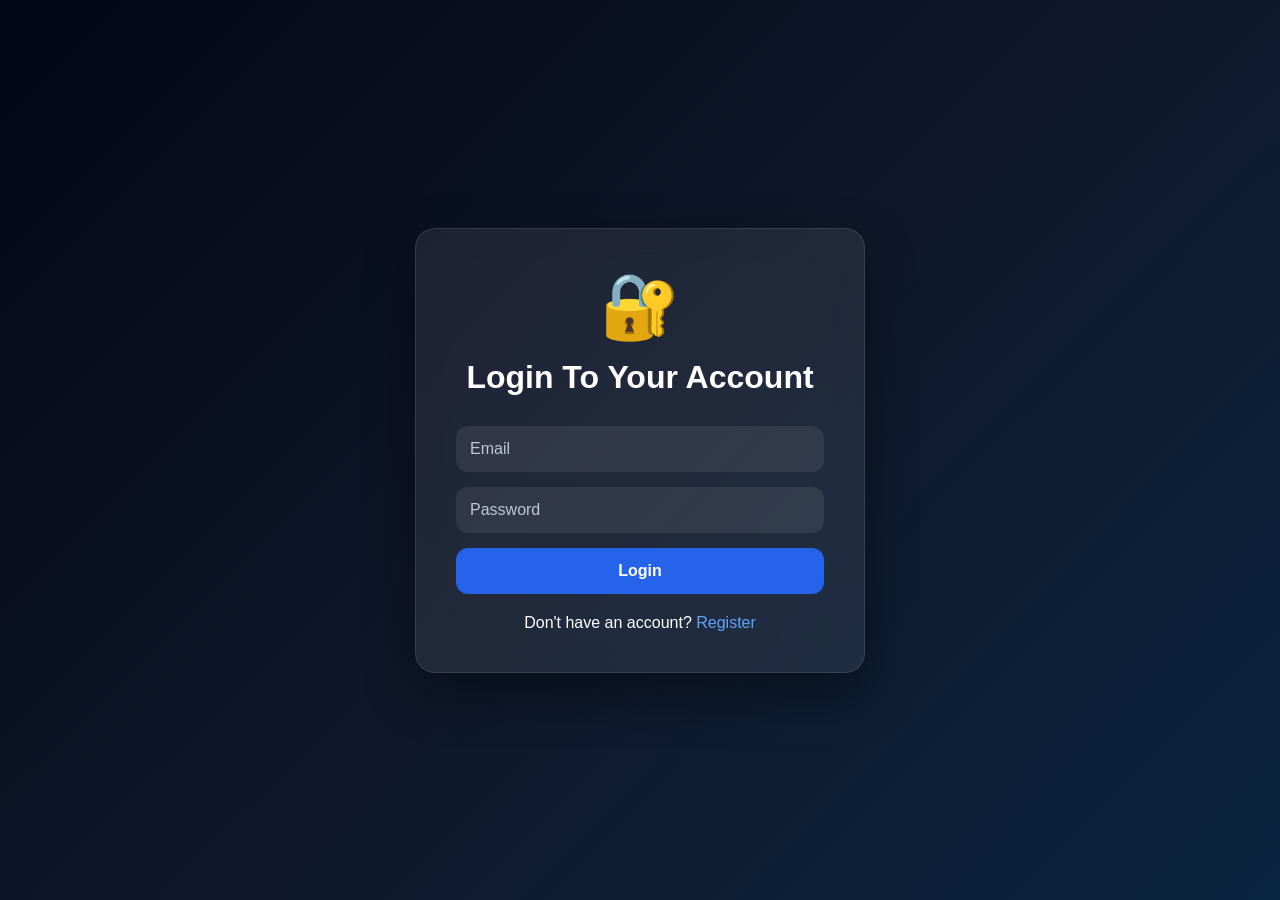
<file: frontend/index.html>
<!DOCTYPE html>
<html lang="en">
<head>
    <meta charset="UTF-8">
    <meta http-equiv="refresh" content="0; url=login.html">
     <link rel="stylesheet" href="css/style.css">
    <title>Authentication System</title>
</head>
<body>

    <h1>Authentication System</h1>

    <a href="login.html">Login</a>
    <a href="register.html">Register</a>

</body>
</html>
</file>
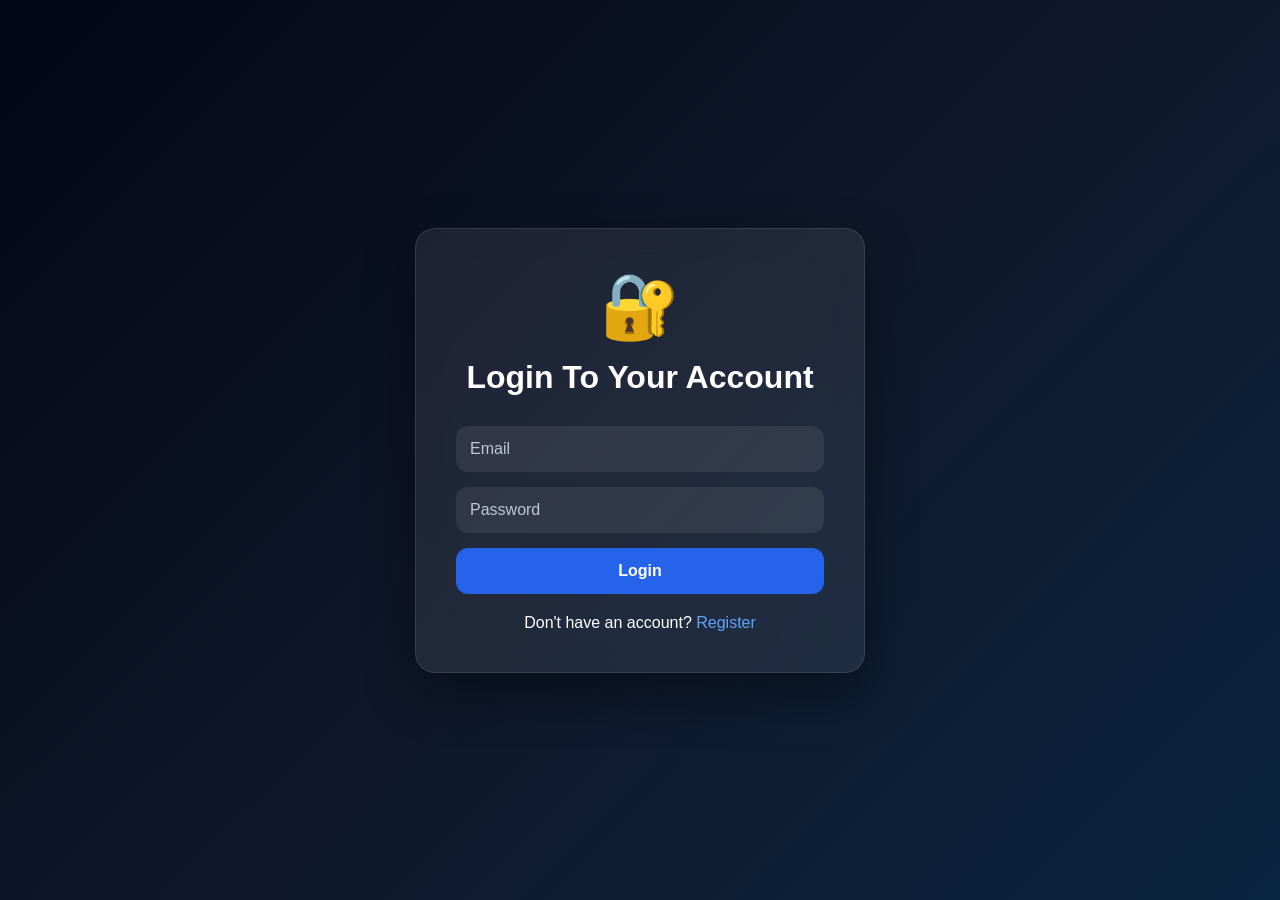
<file: frontend/dashboard.html>
<!DOCTYPE html>
<html lang="en">
<head>
    <meta charset="UTF-8">
    <meta name="viewport" content="width=device-width, initial-scale=1.0">
    <title>Dashboard</title>
    <link rel="stylesheet" href="css/style.css">
</head>
<body>

<div class="dashboard-container">

    <div class="dashboard-card">

        <div class="top-bar">

            <h1 id="welcomeText">
                Welcome User
            </h1>

            <button id="logoutBtn">
                Logout
            </button>

        </div>

        <div class="info-card">

            <h2>Authentication Successful ✅</h2>

            <p>
                You are logged in using JWT Authentication.
            </p>

        </div>

    </div>

</div>

<script src="js/dashboard.js"></script>

</body>
</html>
</file>
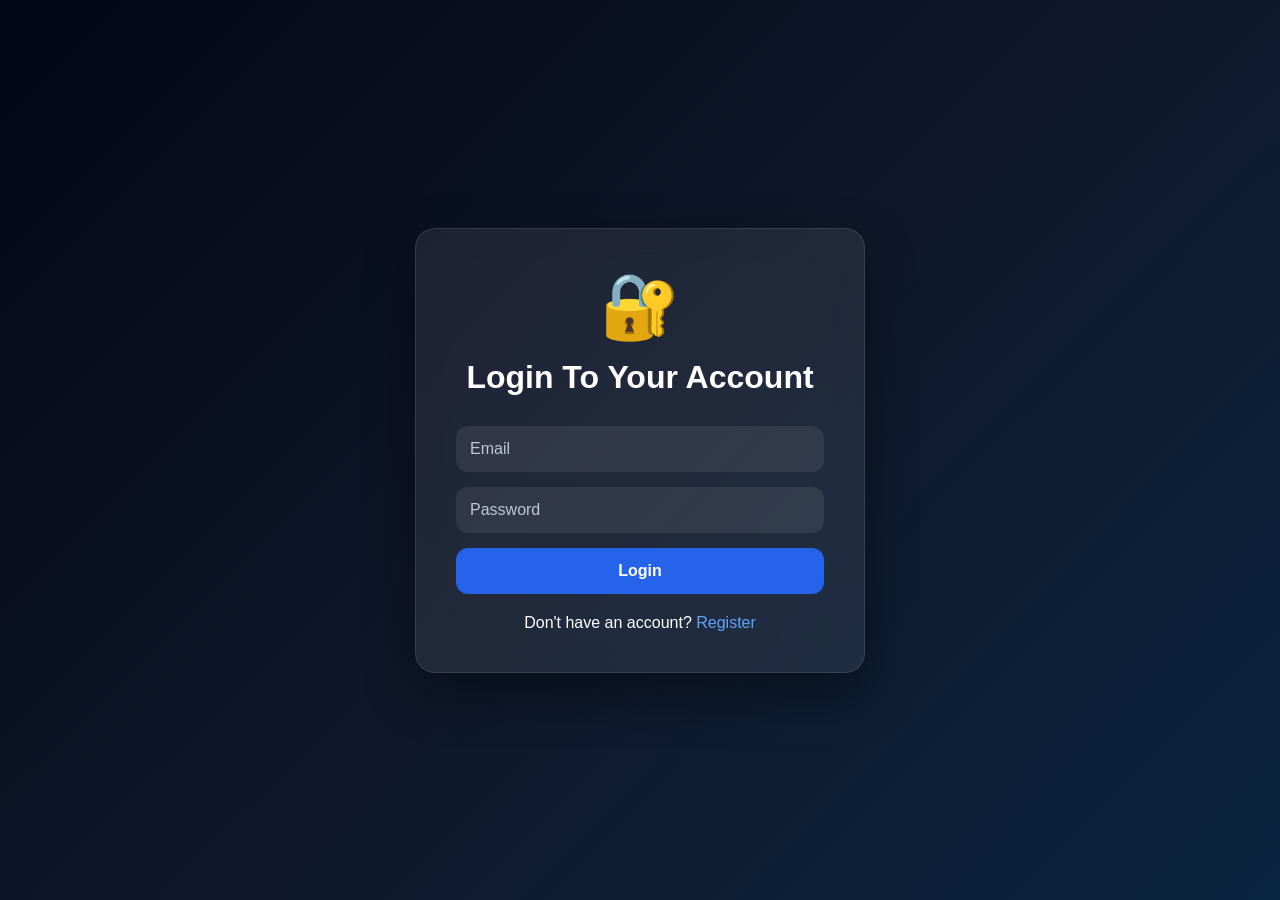
<file: frontend/login.html>
<!DOCTYPE html>
<html>
<head>
    <title>Login</title>
    <link rel="stylesheet" href="css/style.css">
</head>
<body>

<div class="container">
    <div class="logo">
    🔐
</div>

    <h1>Login To Your Account</h1>

    <form id="loginForm">


        <input
            type="email"
            id="email"
            placeholder="Email"
            required
        >

        <input
            type="password"
            id="password"
            placeholder="Password"
            required
        >

        <button type="submit">
            Login
        </button>

    </form>

    <p>
        Don't have an account?
        <a href="register.html">Register</a>
    </p>

</div>

<script src="js/login.js"></script>

</body>
</html>
</file>
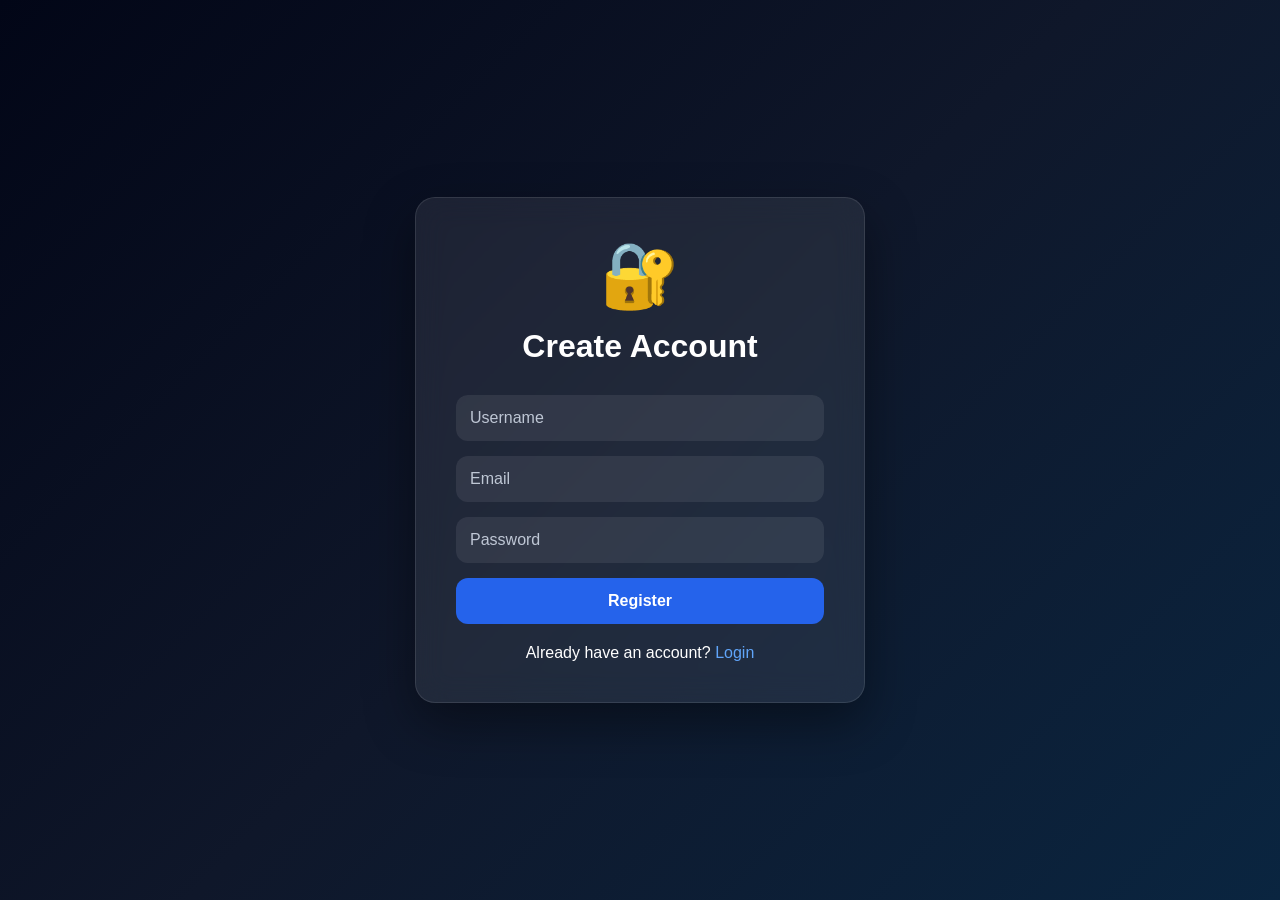
<file: frontend/register.html>
<!DOCTYPE html>
<html>
<head>
    <title>Register</title>
    <link rel="stylesheet" href="css/style.css">
</head>
<body>

<div class="container">
    <div class="logo">
    🔐
</div>

    <h1>Create Account</h1>

    <form id="registerForm">

        <input
            type="text"
            id="username"
            placeholder="Username"
            required
        >

        <input
            type="email"
            id="email"
            placeholder="Email"
            required
        >

        <input
            type="password"
            id="password"
            placeholder="Password"
            required
        >

        <button type="submit">
            Register
        </button>

    </form>

    <p>
        Already have an account?
        <a href="login.html">Login</a>
    </p>

</div>

<script src="js/register.js"></script>

</body>
</html>
</file>
<file: frontend/css/style.css>
*{
    margin:0;
    padding:0;
    box-sizing:border-box;
    font-family:'Segoe UI',sans-serif;
}

body{
    min-height:100vh;
    display:flex;
    justify-content:center;
    align-items:center;
    background:
        linear-gradient(
            135deg,
            #020617,
            #0f172a,
            #0a2540
        );
    color:white;
}

.container{
    width:100%;
    max-width:450px;
    padding:40px;
    border-radius:20px;

    background:rgba(255,255,255,0.08);

    backdrop-filter:blur(15px);

    border:1px solid rgba(255,255,255,0.1);

    box-shadow:
        0 20px 50px rgba(0,0,0,0.4);
}

h1{
    text-align:center;
    margin-bottom:30px;
    font-size:2rem;
}

form{
    display:flex;
    flex-direction:column;
    gap:15px;
}

input{
    padding:14px;
    border:none;
    border-radius:12px;

    background:rgba(255,255,255,0.08);

    color:white;
    font-size:1rem;
}

input::placeholder{
    color:#bfc7d5;
}

input:focus{
    outline:none;
    border:1px solid #3b82f6;
}

button{
    padding:14px;
    border:none;
    border-radius:12px;
    cursor:pointer;

    background:#2563eb;
    color:white;

    font-weight:600;
    font-size:1rem;

    transition:.3s;
}

button:hover{
    background:#1d4ed8;
    transform:translateY(-2px);
}

p{
    text-align:center;
    margin-top:20px;
}

a{
    color:#60a5fa;
    text-decoration:none;
}

a:hover{
    text-decoration:underline;
}
.dashboard-container{
    width:100%;
    display:flex;
    justify-content:center;
    align-items:center;
}

.dashboard-card{
    width:700px;
    padding:40px;

    background:rgba(255,255,255,.08);

    backdrop-filter:blur(15px);

    border-radius:20px;

    box-shadow:
    0 20px 50px rgba(0,0,0,.4);
}

.top-bar{
    display:flex;
    justify-content:space-between;
    align-items:center;
    margin-bottom:30px;
}

.info-card{
    padding:30px;
    border-radius:15px;

    background:rgba(255,255,255,.05);
}

.info-card h2{
    margin-bottom:10px;
}
.logo{
    font-size:4rem;
    text-align:center;
    margin-bottom:15px;
}
</file>
